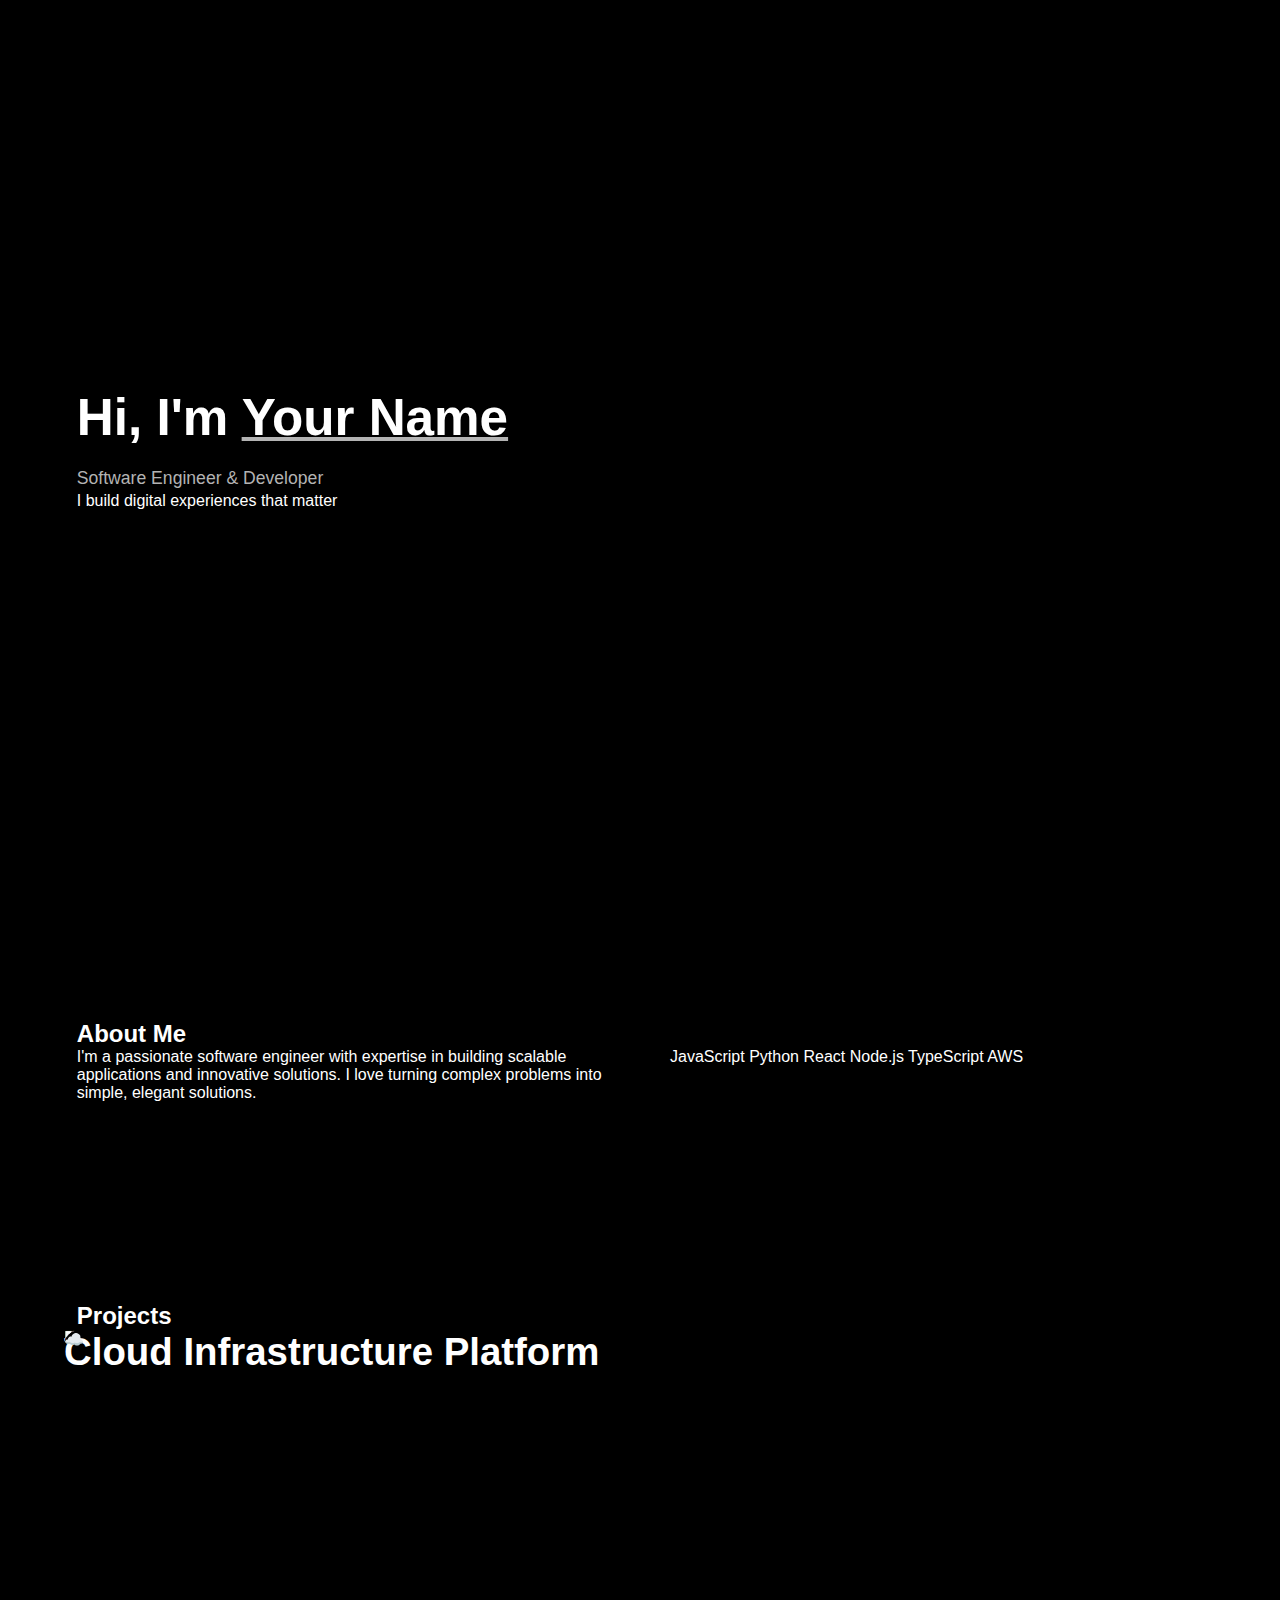
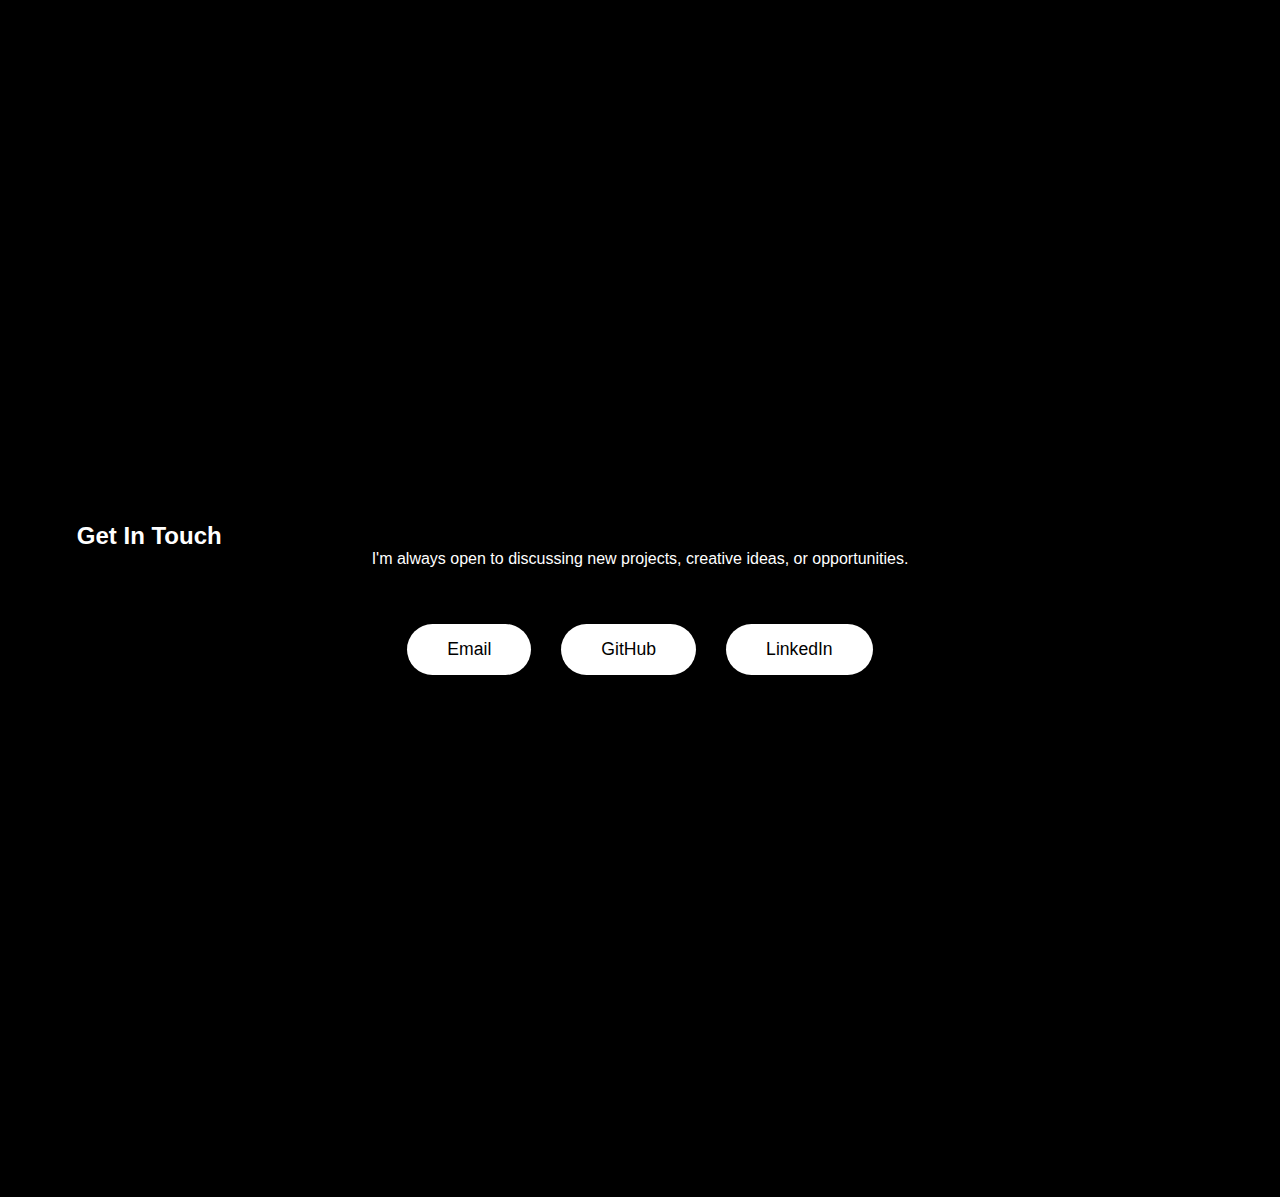
<file: index.html>
<!DOCTYPE html>
<html lang="en">
<head>
    <meta charset="UTF-8">
    <meta name="viewport" content="width=device-width, initial-scale=1.0">
    <title>Software Engineer Portfolio</title>
    <link rel="stylesheet" href="styles.css">
</head>
<body>
    <!-- Hero Section -->
    <section class="hero">
        <div class="hero-content">
            <h1 class="hero-title">Hi, I'm <span class="highlight">Your Name</span></h1>
            <p class="hero-subtitle">Software Engineer & Developer</p>
            <p class="hero-description">I build digital experiences that matter</p>
        </div>
        <div class="scroll-indicator">
            <div class="mouse"></div>
        </div>
    </section>

    <!-- About Section -->
    <section class="about">
        <div class="container">
            <h2 class="section-title">About Me</h2>
            <div class="about-content">
                <p>
                    I'm a passionate software engineer with expertise in building scalable applications 
                    and innovative solutions. I love turning complex problems into simple, elegant solutions.
                </p>
                <div class="skills">
                    <span class="skill-tag">JavaScript</span>
                    <span class="skill-tag">Python</span>
                    <span class="skill-tag">React</span>
                    <span class="skill-tag">Node.js</span>
                    <span class="skill-tag">TypeScript</span>
                    <span class="skill-tag">AWS</span>
                </div>
            </div>
        </div>
    </section>

    <!-- Projects Section -->
    <section id="projects" class="projects">
        <div class="container">
            <h2 class="section-title">Projects</h2>
            <div class="projects-stack">
                
                <!-- Project Card 1 -->
                <a href="project-1.html" class="project-card" data-index="0">
                    <div class="project-thumbnail">
                        <div class="thumbnail-placeholder">
                            <span>📦</span>
                        </div>
                    </div>
                    <h3 class="project-title">E-Commerce Platform</h3>
                </a>

                <!-- Project Card 2 -->
                <a href="project-2.html" class="project-card" data-index="1">
                    <div class="project-thumbnail">
                        <div class="thumbnail-placeholder">
                            <span>✅</span>
                        </div>
                    </div>
                    <h3 class="project-title">Task Management App</h3>
                </a>

                <!-- Project Card 3 -->
                <a href="project-3.html" class="project-card" data-index="2">
                    <div class="project-thumbnail">
                        <div class="thumbnail-placeholder">
                            <span>📊</span>
                        </div>
                    </div>
                    <h3 class="project-title">Data Analytics Dashboard</h3>
                </a>

                <!-- Project Card 4 -->
                <a href="project-4.html" class="project-card" data-index="3">
                    <div class="project-thumbnail">
                        <div class="thumbnail-placeholder">
                            <span>🏃</span>
                        </div>
                    </div>
                    <h3 class="project-title">Mobile Fitness App</h3>
                </a>

                <!-- Project Card 5 -->
                <a href="project-5.html" class="project-card" data-index="4">
                    <div class="project-thumbnail">
                        <div class="thumbnail-placeholder">
                            <span>🤖</span>
                        </div>
                    </div>
                    <h3 class="project-title">AI-Powered Chatbot</h3>
                </a>

                <!-- Project Card 6 -->
                <a href="project-6.html" class="project-card" data-index="5">
                    <div class="project-thumbnail">
                        <div class="thumbnail-placeholder">
                            <span>☁️</span>
                        </div>
                    </div>
                    <h3 class="project-title">Cloud Infrastructure Platform</h3>
                </a>

            </div>
            <div class="spacer"></div>
        </div>
    </section>

    <!-- Contact Section -->
    <section class="contact">
        <div class="container">
            <h2 class="section-title">Get In Touch</h2>
            <p class="contact-description">
                I'm always open to discussing new projects, creative ideas, or opportunities.
            </p>
            <div class="contact-links">
                <a href="mailto:your.email@example.com" class="contact-link">Email</a>
                <a href="https://github.com" target="_blank" class="contact-link">GitHub</a>
                <a href="https://linkedin.com" target="_blank" class="contact-link">LinkedIn</a>
            </div>
        </div>
    </section>

    <script src="script.js"></script>
</body>
</html>
</file>
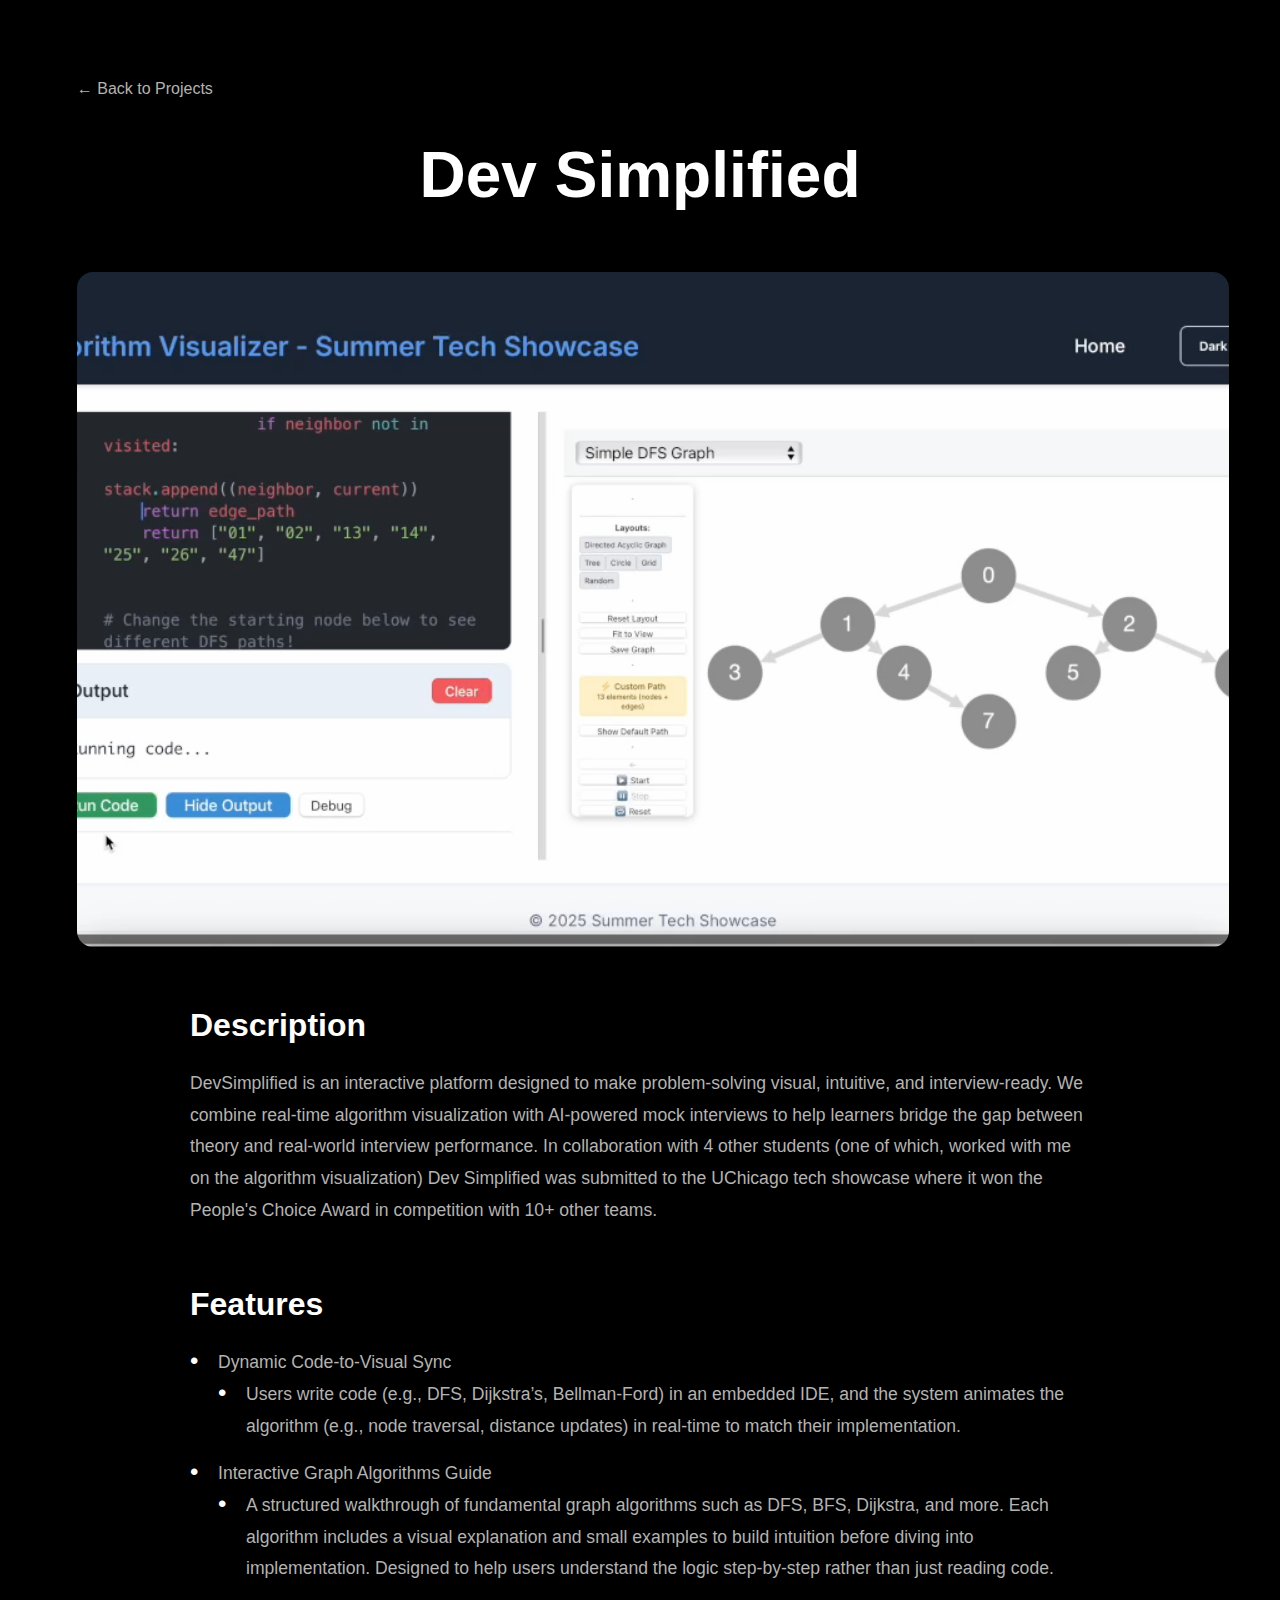
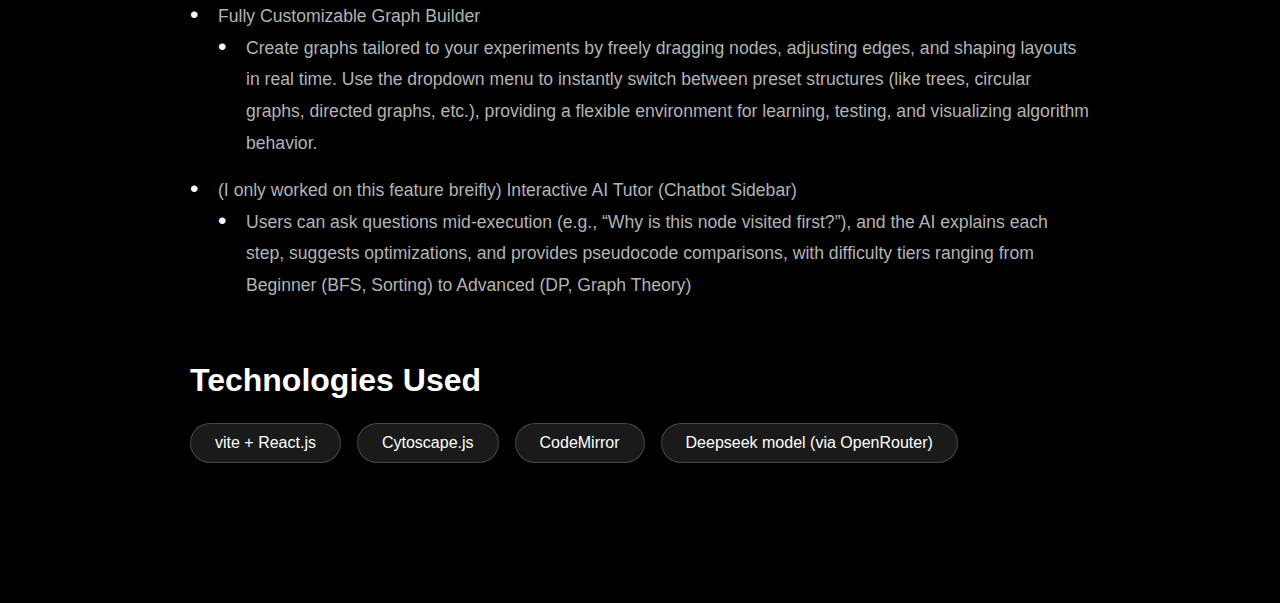
<file: project-1.html>
<!DOCTYPE html>
<html lang="en">
<head>
    <meta charset="UTF-8">
    <meta name="viewport" content="width=device-width, initial-scale=1.0">
    <title>Dev Simplified - Portfolio</title>
    <link rel="stylesheet" href="project-styles.css">
</head>
<body>
    <div class="project-detail-page">
        <a href="index.html" class="back-link">← Back to Projects</a>
        
        <div class="project-header">
            <h1>Dev Simplified</h1>
        </div>
        
        <div class="project-video-container">
            <video muted loop playsinline autoplay>
                <source src="videos/algo-vis.mp4" type="video/mp4">
            </video>
        </div>
        
        <div class="project-content">
            <div class="project-description-section">
                <h2>Description</h2>
                <p>DevSimplified is an interactive platform designed to make problem-solving visual, intuitive, and interview-ready.
                    We combine real-time algorithm visualization with AI-powered mock interviews to help learners bridge the gap between theory and real-world interview performance.
                    In collaboration with 4 other students (one of which, worked with me on the algorithm visualization) Dev Simplified was submitted to the UChicago tech showcase where it won the People's Choice Award in competition with 10+ other teams. 
                </p>
            </div>
            
            <div class="project-features">
                <h2>Features</h2>
                <ul>
                    <li> Dynamic Code-to-Visual Sync
                        <ul>
                            <li>Users write code (e.g., DFS, Dijkstra’s, Bellman-Ford) in an embedded IDE, and the system animates the algorithm (e.g., node traversal, distance updates) in real-time to match their implementation.</li>
                        </ul>
                    </li>
                    <li>Interactive Graph Algorithms Guide
                        <ul>
                            <li>A structured walkthrough of fundamental graph algorithms such as DFS, BFS, Dijkstra, and more. Each algorithm includes a visual explanation and small examples to build intuition before diving into implementation. Designed to help users understand the logic step-by-step rather than just reading code.</li>
                        </ul>
                    </li>
                    <li>Fully Customizable Graph Builder
                        <ul>
                            <li>Create graphs tailored to your experiments by freely dragging nodes, adjusting edges, and shaping layouts in real time. Use the dropdown menu to instantly switch between preset structures (like trees, circular graphs, directed graphs, etc.), providing a flexible environment for learning, testing, and visualizing algorithm behavior.</li>
                        </ul>
                    </li>
                    <li>(I only worked on this feature breifly) Interactive AI Tutor (Chatbot Sidebar) 
                        <ul>
                            <li>Users can ask questions mid-execution (e.g., “Why is this node visited first?”), and the AI explains each step, suggests optimizations, and provides pseudocode comparisons, with difficulty tiers ranging from Beginner (BFS, Sorting) to Advanced (DP, Graph Theory)</li>
                        </ul>
                    </li>
                </ul>
            </div>
            
            <div class="project-technologies">
                <h2>Technologies Used</h2>
                <div class="tech-tags">
                    <span class="tech-tag">vite + React.js</span>
                    <span class="tech-tag">Cytoscape.js</span>
                    <span class="tech-tag">CodeMirror</span>
                    <span class="tech-tag">Deepseek model (via OpenRouter)</span>
                </div>
            </div>
        </div>
    </div>
</body>
</html>
</file>
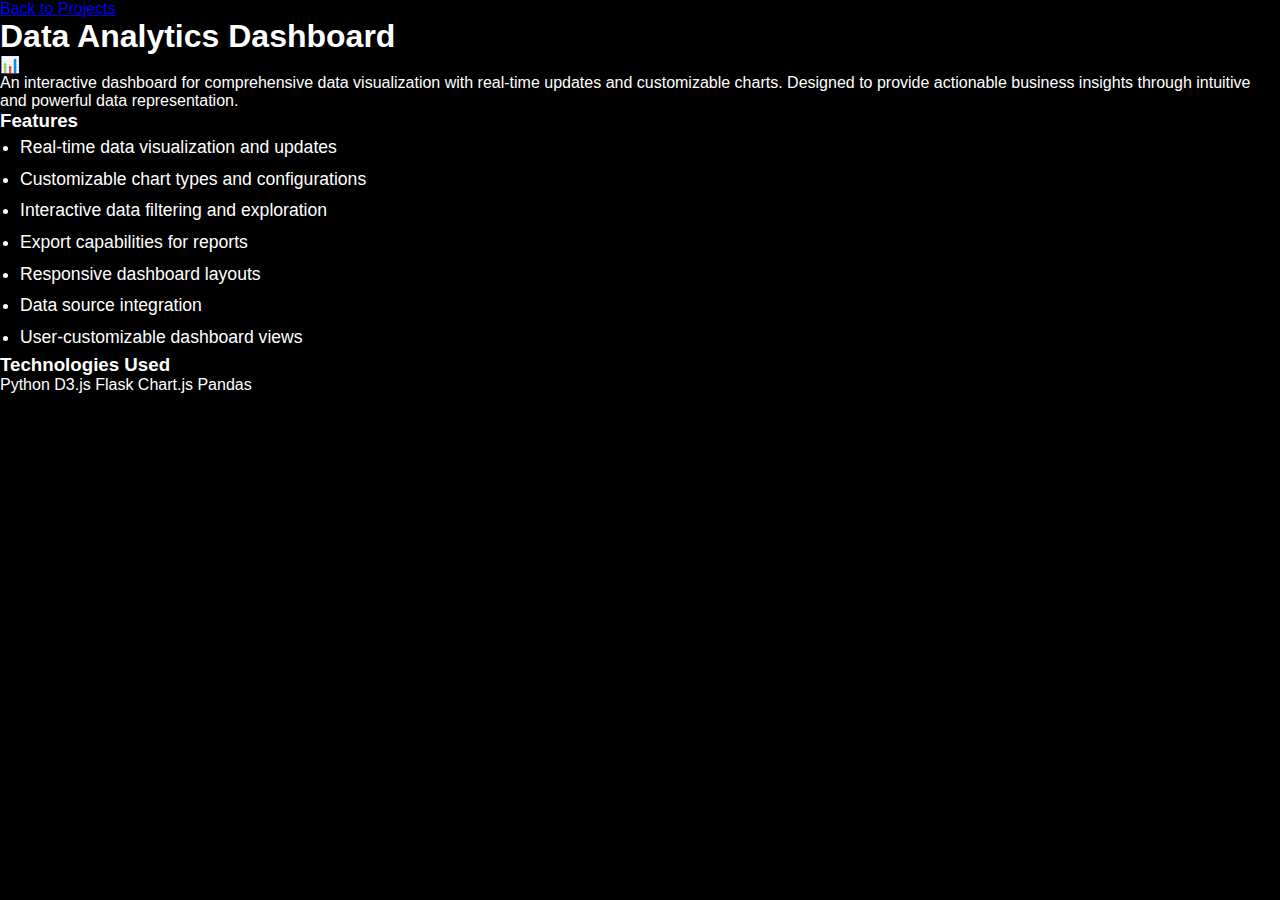
<file: project-3.html>
<!DOCTYPE html>
<html lang="en">
<head>
    <meta charset="UTF-8">
    <meta name="viewport" content="width=device-width, initial-scale=1.0">
    <title>Data Analytics Dashboard - Portfolio</title>
    <link rel="stylesheet" href="styles.css">
</head>
<body>
    <section class="project-detail">
        <div class="detail-container">
            <a href="index.html" class="back-link">Back to Projects</a>
            
            <h1 class="detail-title">Data Analytics Dashboard</h1>
            
            <div class="detail-thumbnail">
                <span>📊</span>
            </div>
            
            <div class="detail-description">
                An interactive dashboard for comprehensive data visualization with real-time updates 
                and customizable charts. Designed to provide actionable business insights through 
                intuitive and powerful data representation.
            </div>
            
            <div class="detail-section">
                <h3>Features</h3>
                <ul style="font-size: 1.1rem; line-height: 1.8; color: var(--text-secondary); margin-left: 20px;">
                    <li>Real-time data visualization and updates</li>
                    <li>Customizable chart types and configurations</li>
                    <li>Interactive data filtering and exploration</li>
                    <li>Export capabilities for reports</li>
                    <li>Responsive dashboard layouts</li>
                    <li>Data source integration</li>
                    <li>User-customizable dashboard views</li>
                </ul>
            </div>
            
            <div class="detail-section">
                <h3>Technologies Used</h3>
                <div class="detail-tags">
                    <span class="detail-tag">Python</span>
                    <span class="detail-tag">D3.js</span>
                    <span class="detail-tag">Flask</span>
                    <span class="detail-tag">Chart.js</span>
                    <span class="detail-tag">Pandas</span>
                </div>
            </div>
        </div>
    </section>
</body>
</html>
</file>
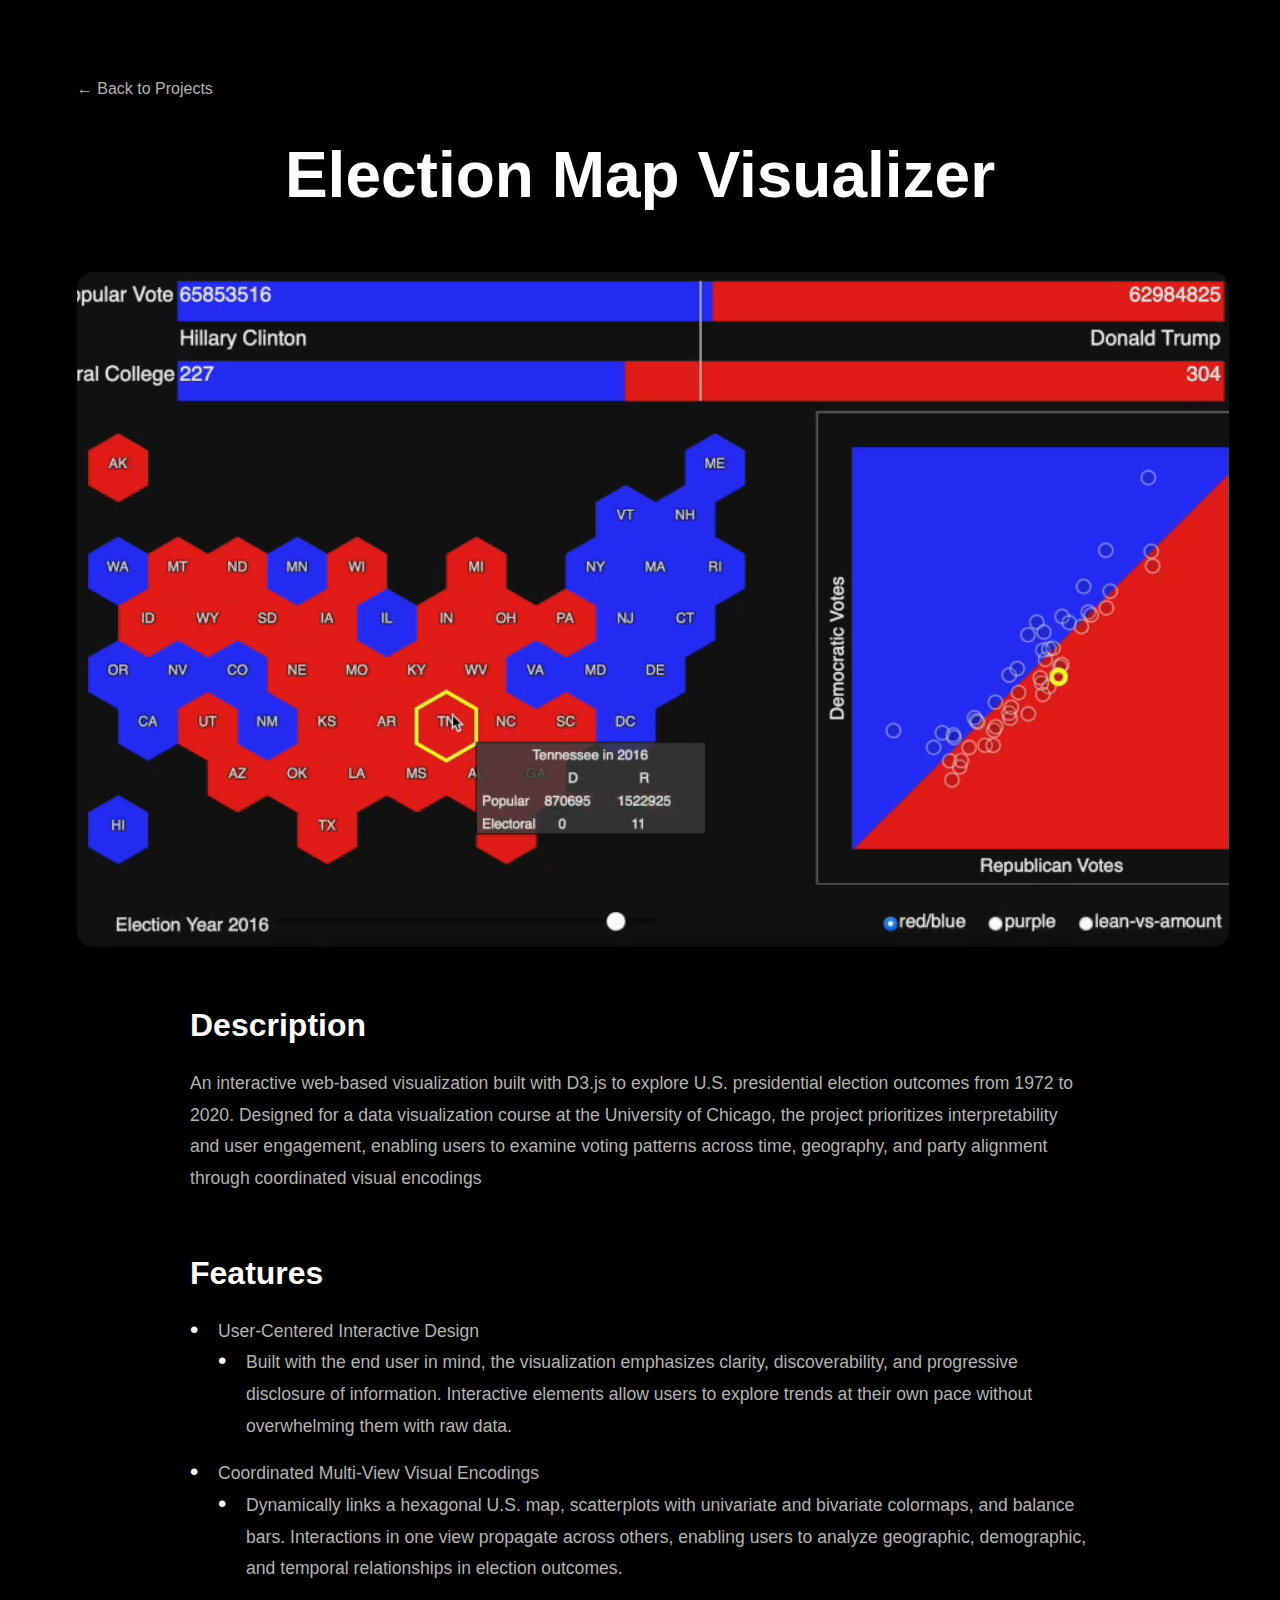
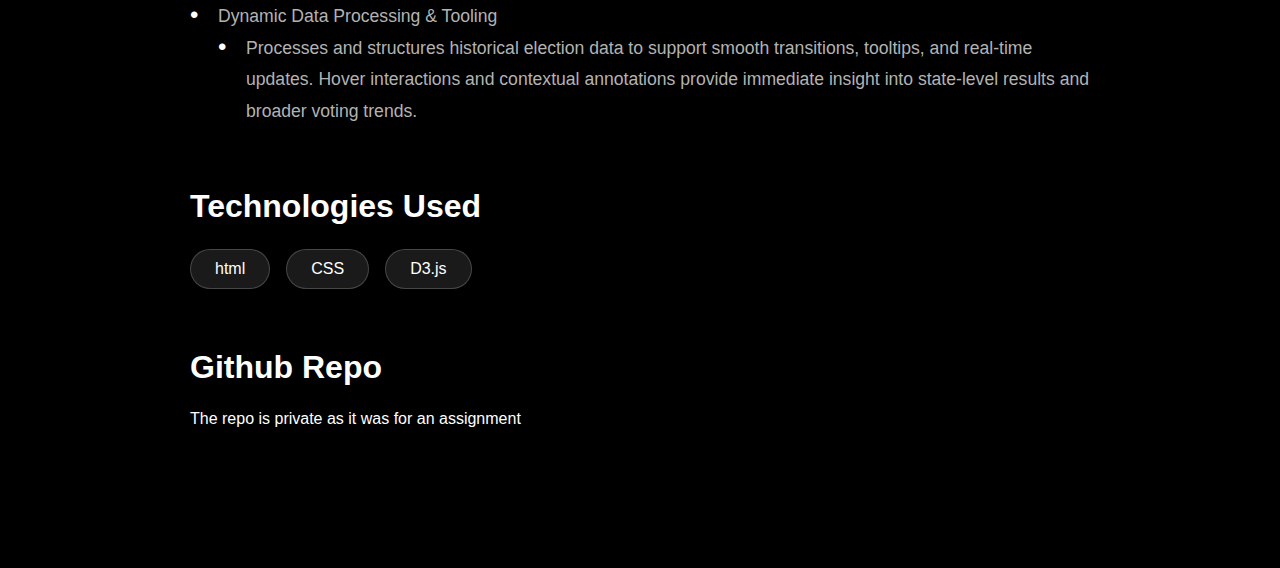
<file: project-4.html>
<!DOCTYPE html>
<html lang="en">
<head>
    <meta charset="UTF-8">
    <meta name="viewport" content="width=device-width, initial-scale=1.0">
    <title>Election Map Visualizer - Portfolio</title>
    <link rel="stylesheet" href="project-styles.css">
</head>
<body>
    <div class="project-detail-page">
        <a href="index.html" class="back-link">← Back to Projects</a>
        
        <div class="project-header">
            <h1>Election Map Visualizer</h1>
        </div>
        
        <div class="project-video-container">
            <video muted loop playsinline autoplay>
                <source src="videos/election-vis.mp4" type="video/mp4">
            </video>
        </div>
        
        <div class="project-content">
            <div class="project-description-section">
                <h2>Description</h2>
                <p>An interactive web-based visualization built with D3.js to explore U.S. presidential election outcomes from 1972 to 2020. Designed for a data visualization course at the University of Chicago, the project prioritizes interpretability and user engagement, enabling users to examine voting patterns across time, geography, and party alignment through coordinated visual encodings</p>
            </div>
            
            <div class="project-features">
                <h2>Features</h2>
                <ul>
                    <li> User-Centered Interactive Design
                        <ul>
                            <li>Built with the end user in mind, the visualization emphasizes clarity, discoverability, and progressive disclosure of information. Interactive elements allow users to explore trends at their own pace without overwhelming them with raw data.</li>
                        </ul>
                    </li>
                    <li>Coordinated Multi-View Visual Encodings
                        <ul>
                            <li>Dynamically links a hexagonal U.S. map, scatterplots with univariate and bivariate colormaps, and balance bars. Interactions in one view propagate across others, enabling users to analyze geographic, demographic, and temporal relationships in election outcomes.</li>
                        </ul>
                    </li>
                    <li>Dynamic Data Processing & Tooling
                        <ul>
                            <li>Processes and structures historical election data to support smooth transitions, tooltips, and real-time updates. Hover interactions and contextual annotations provide immediate insight into state-level results and broader voting trends.</li>
                        </ul>
                    </li>
                </ul>
            </div>
            
            <div class="project-technologies">
                <h2>Technologies Used</h2>
                <div class="tech-tags">
                    <span class="tech-tag">html</span>
                    <span class="tech-tag">CSS</span>
                    <span class="tech-tag">D3.js</span>
                </div>
            </div>

            <div class="project-technologies">
                <h2>Github Repo</h2>
                <p>The repo is private as it was for an assignment</p>
            </div>
        </div>
    </div>
</body>
</html>
</file>
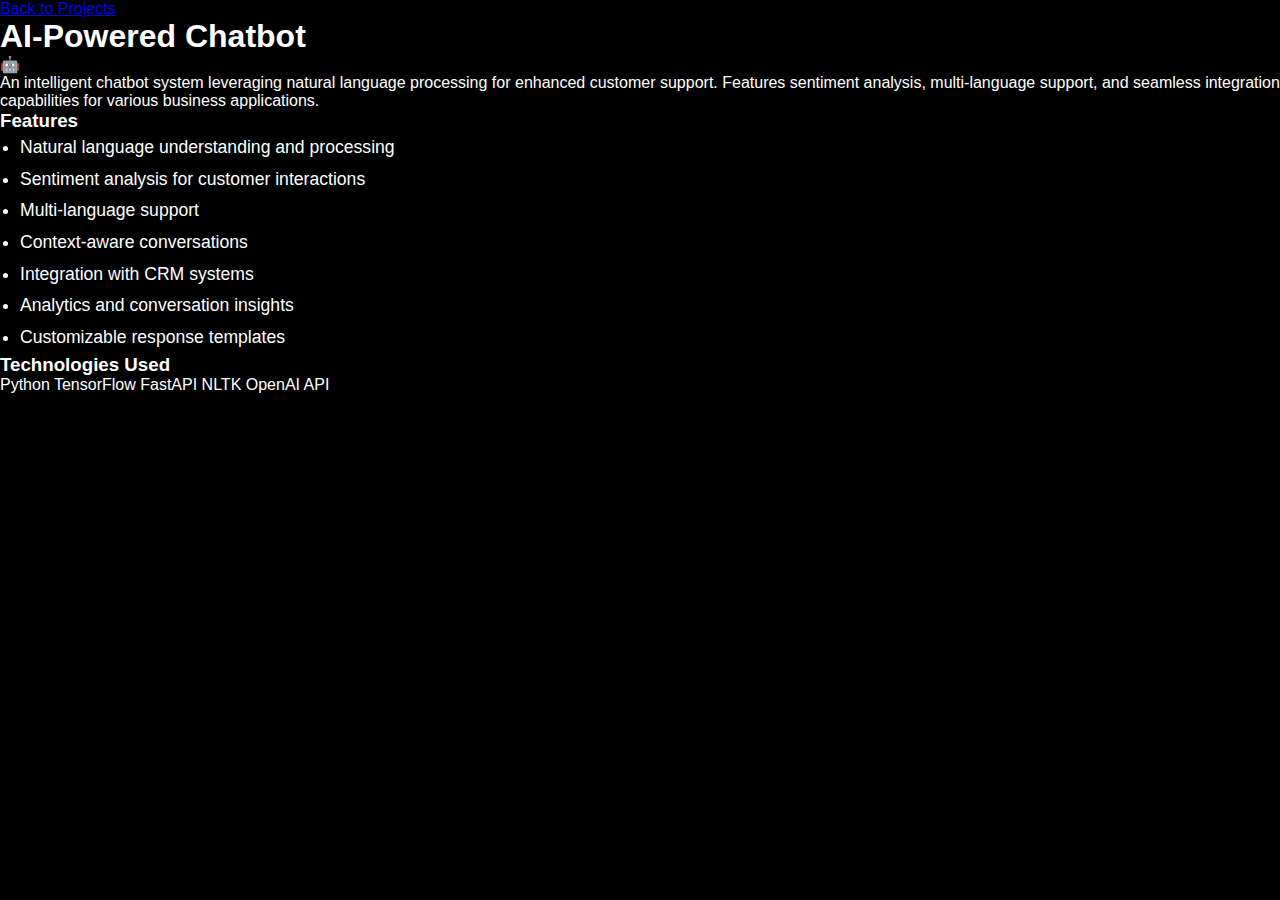
<file: project-5.html>
<!DOCTYPE html>
<html lang="en">
<head>
    <meta charset="UTF-8">
    <meta name="viewport" content="width=device-width, initial-scale=1.0">
    <title>AI-Powered Chatbot - Portfolio</title>
    <link rel="stylesheet" href="styles.css">
</head>
<body>
    <section class="project-detail">
        <div class="detail-container">
            <a href="index.html" class="back-link">Back to Projects</a>
            
            <h1 class="detail-title">AI-Powered Chatbot</h1>
            
            <div class="detail-thumbnail">
                <span>🤖</span>
            </div>
            
            <div class="detail-description">
                An intelligent chatbot system leveraging natural language processing for enhanced 
                customer support. Features sentiment analysis, multi-language support, and seamless 
                integration capabilities for various business applications.
            </div>
            
            <div class="detail-section">
                <h3>Features</h3>
                <ul style="font-size: 1.1rem; line-height: 1.8; color: var(--text-secondary); margin-left: 20px;">
                    <li>Natural language understanding and processing</li>
                    <li>Sentiment analysis for customer interactions</li>
                    <li>Multi-language support</li>
                    <li>Context-aware conversations</li>
                    <li>Integration with CRM systems</li>
                    <li>Analytics and conversation insights</li>
                    <li>Customizable response templates</li>
                </ul>
            </div>
            
            <div class="detail-section">
                <h3>Technologies Used</h3>
                <div class="detail-tags">
                    <span class="detail-tag">Python</span>
                    <span class="detail-tag">TensorFlow</span>
                    <span class="detail-tag">FastAPI</span>
                    <span class="detail-tag">NLTK</span>
                    <span class="detail-tag">OpenAI API</span>
                </div>
            </div>
        </div>
    </section>
</body>
</html>
</file>
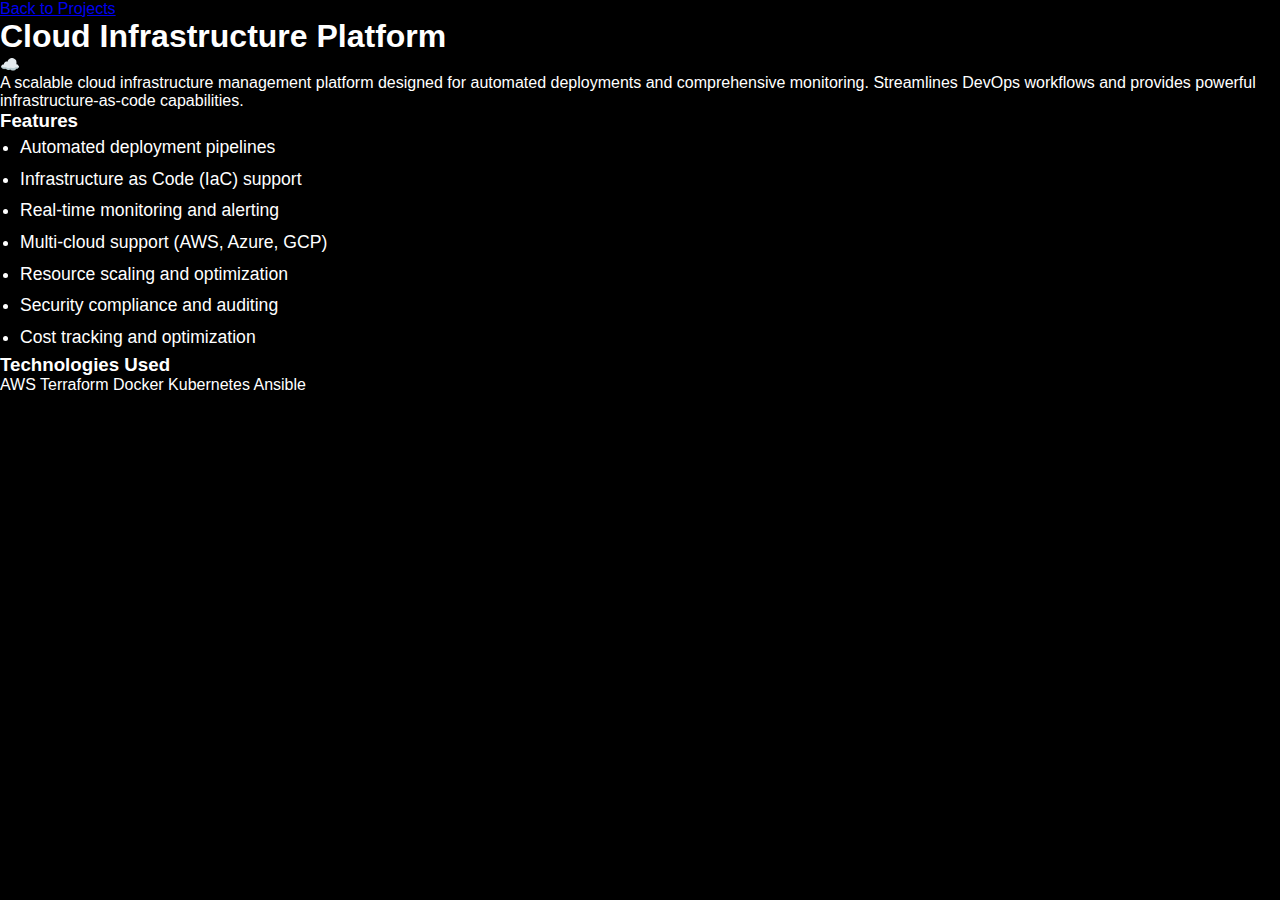
<file: project-6.html>
<!DOCTYPE html>
<html lang="en">
<head>
    <meta charset="UTF-8">
    <meta name="viewport" content="width=device-width, initial-scale=1.0">
    <title>Cloud Infrastructure Platform - Portfolio</title>
    <link rel="stylesheet" href="styles.css">
</head>
<body>
    <section class="project-detail">
        <div class="detail-container">
            <a href="index.html" class="back-link">Back to Projects</a>
            
            <h1 class="detail-title">Cloud Infrastructure Platform</h1>
            
            <div class="detail-thumbnail">
                <span>☁️</span>
            </div>
            
            <div class="detail-description">
                A scalable cloud infrastructure management platform designed for automated deployments 
                and comprehensive monitoring. Streamlines DevOps workflows and provides powerful 
                infrastructure-as-code capabilities.
            </div>
            
            <div class="detail-section">
                <h3>Features</h3>
                <ul style="font-size: 1.1rem; line-height: 1.8; color: var(--text-secondary); margin-left: 20px;">
                    <li>Automated deployment pipelines</li>
                    <li>Infrastructure as Code (IaC) support</li>
                    <li>Real-time monitoring and alerting</li>
                    <li>Multi-cloud support (AWS, Azure, GCP)</li>
                    <li>Resource scaling and optimization</li>
                    <li>Security compliance and auditing</li>
                    <li>Cost tracking and optimization</li>
                </ul>
            </div>
            
            <div class="detail-section">
                <h3>Technologies Used</h3>
                <div class="detail-tags">
                    <span class="detail-tag">AWS</span>
                    <span class="detail-tag">Terraform</span>
                    <span class="detail-tag">Docker</span>
                    <span class="detail-tag">Kubernetes</span>
                    <span class="detail-tag">Ansible</span>
                </div>
            </div>
        </div>
    </section>
</body>
</html>
</file>
<file: styles.css>
/* Base reset */
* {
    margin: 0;
    padding: 0;
    box-sizing: border-box;
}

:root {
    --black: #000000;
    --black-soft: #111111;
    --white: #ffffff;
    --gray: #b3b3b3;
    --shadow: 0 18px 45px rgba(0, 0, 0, 0.35);
}

body {
    font-family: -apple-system, BlinkMacSystemFont, 'Segoe UI', Roboto, 'Helvetica Neue', Arial, sans-serif;
    background: var(--black);
    color: var(--white);
    min-height: 100vh;
}

/* Hero layout */
.hero {
    display: grid;
    grid-template-columns: 1fr 1fr;
    min-height: 100vh;
    align-items: center;
    padding: 0 6vw;
    gap: 40px;
}

.hero-left .eyebrow {
    font-size: 0.95rem;
    letter-spacing: 0.08em;
    text-transform: uppercase;
    color: var(--gray);
    margin-bottom: 12px;
}

.hero-title {
    font-size: clamp(2.8rem, 4vw, 3.8rem);
    line-height: 1.1;
    margin-bottom: 18px;
}

.highlight {
    color: var(--white);
    text-decoration: underline;
    text-decoration-thickness: 4px;
    text-decoration-color: var(--gray);
}

.hero-subtitle {
    font-size: 1.1rem;
    color: var(--gray);
    max-width: 520px;
    line-height: 1.6;
}

.hero-right {
    display: flex;
    justify-content: center;
    align-items: center;
}

/* Mascot scene */
.mascot-scene {
    position: relative;
    width: min(350px, 70vw);
    height: min(350px, 70vw);
}

.mascot-backdrop {
    position: absolute;
    inset: 0;
    background: var(--white);
    border-radius: 50% 50% 0 0;
    clip-path: ellipse(100% 70% at 50% 50%);
    opacity: 1;
}

.mascot-image {
    position: absolute;
    inset: 0;
    margin: auto;
    bottom: 16%;
    left: -8%;
    max-width: 120%;
    opacity: 1;
    animation: float 3s ease-in-out infinite 0.7s;
}

.mascot-mask {
    position: absolute;
    left: -8%;
    right: -8%;
    bottom: -8%;
    height: 50%;
    background: var(--black);
    opacity: 1;
    box-shadow: var(--shadow);
}

@keyframes float {
    0% { transform: translateY(0); }
    50% { transform: translateY(-12px); }
    100% { transform: translateY(0); }
}

/* Responsive */
@media (max-width: 900px) {
    .hero {
        grid-template-columns: 1fr;
        padding: 60px 6vw;
        text-align: center;
    }
    .hero-right {
        order: -1;
        margin-bottom: 30px;
    }
    .hero-subtitle {
        margin: 0 auto;
    }
}

/* About Section */
.about {
    position: relative;
    background: var(--black);
    color: var(--white);
    padding: 120px 6vw;
    overflow: hidden;
}

.about-header {
    position: relative;
    text-align: center;
    margin-bottom: 120px;
    z-index: 1;
    opacity: 0;
    transform: translateY(30px);
    transition: opacity 0.8s ease-out, transform 0.8s ease-out;
}

.about-header.visible {
    opacity: 1;
    transform: translateY(0);
}

.about-header h2 {
    font-size: 3.6rem;
}

.about-content {
    position: relative;
    display: grid;
    grid-template-columns: 1fr 1fr;
    gap: 60px;
    align-items: start; /* Align items at the top to prevent shifting */
    z-index: 1;
}

.photo-stack {
    position: relative;
    width: 100%;
    max-width: 420px;
    height: 360px;
    margin: 0 auto;
    margin-top: 30%;
    align-self: start; /* Keep photos at top, don't center vertically */
}

.photo-circle {
    position: absolute;
    width: 300px;
    height: 300px;
    border-radius: 50%;
    border: 4px solid var(--white);
    box-shadow: var(--shadow);
    background-size: cover;
    background-position: center;
    transform: translate(-50%, -50%);
    transition: transform 0.18s ease-out;
    transition: 0.3s ease;
    will-change: transform;
    animation: floatSlow 5s ease-in-out infinite;
    
}

.circle-me {
    top: 0%;
    left: 15%;
    background-image: url('photos/me.jpg');
    z-index: 3;
    animation-duration: 5.5s;
    
}

.circle-dog {
    top: 65%;
    left: 35%;
    background-image: url('photos/dog.jpg');
    z-index: 2;
    animation-duration: 6.2s;
}

.circle-cat {
    top: 25%;
    left: 75%;
    background-image: url('photos/cat.jpg');
    z-index: 1;
    animation-duration: 6.8s;
}

@keyframes floatSlow {
    0% { transform: translate(-50%, -50%) translate(0, 0); }
    50% { transform: translate(-50%, -50%) translate(0, -10px); }
    100% { transform: translate(-50%, -50%) translate(0, 0); }
}

.about-text {
    position: relative;
    align-self: start; /* Keep text at top, don't try to center */
    background: rgba(0,0,0,0.55);
    border: 2px solid rgba(255,255,255,0.10);
    border-radius: 16px;
    padding: 28px;
    backdrop-filter: blur(6px);
    box-shadow: var(--shadow);
    /* Reserve space to prevent layout shift */
    min-height: 800px; /* Adjust this to match your final text height */
    z-index: 1;
}

.mascot-leaning {
    position: absolute;
    inset: 0;
    margin: auto;
    bottom: 0%;
    left: -0.5%;
    max-width: 10%;
    z-index: 999;
}

.about-text .placeholder {
    color: var(--gray);
    line-height: 1.7;
    font-size: 1.05rem;
}

/* Code syntax highlighting styles */
.about-text pre {
    margin: 0;
    padding: 0;
    background: transparent;
}

.about-text .code-content {
    font-family: 'Courier New', Courier, monospace;
    background: rgba(0, 0, 0, 0.3);
    padding: 20px;
    border-radius: 8px;
    overflow-x: auto;
    font-size: 0.95rem;
    line-height: 1.8;
    white-space: pre-wrap;
    word-wrap: break-word;
    color: #d4d4d4; /* Default text color */
    display: block;
}

.code-cursor {
    display: inline-block;
    width: 2px;
    height: 1em;
    background-color: #d4d4d4;
    margin-left: 2px;
    animation: blink 1s infinite;
    vertical-align: baseline;
}

@keyframes blink {
    0%, 50% {
        opacity: 1;
    }
    51%, 100% {
        opacity: 0;
    }
}

.code-keyword {
    color: #569cd6; /* Blue for keywords (if, for, class, def, etc.) */
}

.code-string {
    color: #6a8759; /* Green for strings */
}

.code-function {
    color: #c22532; /* Red/Orange for function names (after def) */
}

.code-class {
    color: #c22532; /* Red/Orange for class names (after class) */
}

.code-comment {
    color: #6a9955; /* Green-gray for comments */
}

.code-number {
    color: #d73075; /* Light green for numbers */
}

.code-self {
    color: #d73075;
}

/* Projects Section */
.projects {
    background: var(--black);
    min-height: 100vh;
    padding: 80px 6vw 120px;
    position: relative;
}

.projects-header {
    text-align: center;
    margin-bottom: 80px;
    opacity: 0;
    transform: translateY(30px);
    transition: opacity 0.8s ease-out, transform 0.8s ease-out;
}

.projects-header.visible {
    opacity: 1;
    transform: translateY(0);
}

.projects-header h2 {
    font-size: 4.6rem;
}

.projects-container {
    position: relative;
    width: 100%;
    min-height: calc(100vh + 4.5 * 1200px); /* Space for 4 cards with spacing */
    overflow: visible;
}

.project-card {
    position: absolute;
    width: 90vw;
    max-width: 1400px;
    height: 75vh;
    min-height: 550px;
    left: 50%;
    transform: translateX(-50%);
    background: var(--black);
    border-radius: 16px;
    overflow: visible;
    text-decoration: none;
    cursor: pointer;
    pointer-events: none;
}

.project-card.clickable {
    pointer-events: auto;
    cursor: pointer;
}

.project-card.entering {
    bottom: 0;
    transform: translateX(-50%) translateY(100%);
}

.project-card.placed {
    position: sticky;
    top: 50vh;
    left: 50%;
    transform: translateX(-1%) translateY(-50%) scale(1);

    width: 90vw;                
    max-width: 1400px;
    height: 75vh;
    min-height: 550px;
    margin: 0 auto;

    display: block;
    min-height: 200px;
    transition: none;
}


.project-thumbnail {
    position: absolute;
    inset: 0;
    overflow: hidden;
    z-index: 1;
    transition: filter 0.3s ease;
}

.project-thumbnail video {
    width: 100%;
    height: 100%;
    object-fit: cover;
    object-position: center;
}
/* Darken on hover */
.project-card:hover .project-thumbnail {
    filter: brightness(0.4);
}

/* Less dimming for the 3rd project (Last Stand) since video is darker */
.project-card:nth-child(3):hover .project-thumbnail {
    filter: brightness(0.7);
}

/* Overlay for button */
.project-overlay {
    position: absolute;
    inset: 0;
    display: flex;
    align-items: center;
    justify-content: center;
    z-index: 2;
    opacity: 0;
    transition: opacity 0.3s ease;
    pointer-events: none; /* Allow clicks to pass through to the card link */
}

.project-card:hover .project-overlay {
    opacity: 1;
}

.view-more-btn {
    background: var(--white);
    color: var(--black);
    border: none;
    padding: 16px 40px;
    font-size: 1.1rem;
    font-weight: 600;
    border-radius: 30px;
    position: absolute;
    left: 85%;
    bottom: 30%;
    transition: transform 0.3s ease, box-shadow 0.3s ease;
    pointer-events: auto; /* Make button clickable */
    box-shadow: 0 4px 15px rgba(0, 0, 0, 0.3);
}

.view-more-btn:hover {
    transform: translateY(-3px);
    box-shadow: var(--card-shadow);
}

/* Project info box at bottom */
.project-info {
    position: absolute;
    bottom: 0;
    left: 0;
    right: 0;
    background: rgba(0, 0, 0, 0.85);
    padding: 30px 40px;
    z-index: 3;
    transform: translateY(100%);
    opacity: 0;
    visibility: hidden;
    transition: transform 0.3s ease, opacity 0.3s ease, visibility 0.3s ease;
    backdrop-filter: blur(10px);
}

.project-card:hover .project-info {
    transform: translateY(0);
    opacity: 1;
    visibility: visible;
}

.project-title {
    font-size: 2.4rem;
    font-weight: 600;
    color: var(--white);
    margin-bottom: 12px;
    top: 20%;
}

.project-description {
    font-size: 1.1rem;
    color: rgba(255, 255, 255, 0.8);
    line-height: 1.6;
}

.mascot-confused {
    position: absolute;
    inset: 0;
    margin: auto;
    bottom: 0%;
    left: 0%;
    max-width: 10%;
    z-index: 999;
}

/* Responsive for Projects */
@media (max-width: 900px) {
    .projects {
        padding: 60px 4vw 80px;
    }
    
    .project-card {
        width: 95vw;
        height: 70vh;
        min-height: 450px;
    }
    
    .project-card.placed {
        width: 95vw;
        height: 70vh;
    }
    
    .project-info {
        padding: 20px 30px;
    }
    
    .project-title {
        font-size: 1.8rem;
        margin-bottom: 8px;
    }
    
    .project-description {
        font-size: 1rem;
    }
    
    .view-more-btn {
        padding: 14px 32px;
        font-size: 1rem;
    }
}

/* Contact Section */

.contact {
    position: relative;
    background: var(--black);
    color: var(--white);
    padding: 0 6vw;
    overflow: hidden;
    min-height: 75vh;
}

.contact-header {
    position: relative;
    text-align: center;
    margin-bottom: 50px;
    z-index: 1;
    opacity: 0;
    transform: translateY(30px);
    transition: opacity 0.8s ease-out, transform 0.8s ease-out;
}

.contact-header.visible {
    opacity: 1;
    transform: translateY(0);
}

.contact-header h2 {
    font-size: 3.6rem;
}

.contact-description {
    position: relative;
    text-align: center;
    padding-bottom: 5%;
}

.contact-description p {
    font-size: large;
    font-weight: 500;
    word-spacing: 3px;
}

.contact-links {
    display: flex;
    justify-content: center;
    gap: 30px;
    flex-wrap: wrap;
    padding-bottom: 2%;
}

.contact-link {
    padding: 15px 40px;
    background: var(--white);
    color: var(--black);
    text-decoration: none;
    border-radius: 30px;
    font-size: 1.1rem;
    font-weight: 500;
    transition: transform 0.3s ease, box-shadow 0.3s ease;
    display: inline-block;
}

.contact-link:hover {
    transform: translateY(-3px);
    box-shadow: var(--card-shadow);
    cursor: pointer;
}

.mascot-bowing {
    position: relative;
    inset: 0;
    margin: auto;
    bottom: 0%;
    left: 40%;
    max-width: 20%;
}



/* Responsive for About */
@media (max-width: 900px) {
    .about {
        padding: 90px 6vw;
    }
    .about-content {
        grid-template-columns: 1fr;
        gap: 40px;
    }
    .photo-stack {
        height: 320px;
    }
    .photo-circle {
        width: 150px;
        height: 150px;
    }
}
</file>
<file: project-styles.css>
/* Base reset */
* {
    margin: 0;
    padding: 0;
    box-sizing: border-box;
}

:root {
    --black: #000000;
    --black-soft: #111111;
    --white: #ffffff;
    --gray: #b3b3b3;
    --shadow: 0 18px 45px rgba(0, 0, 0, 0.35);
}

body {
    font-family: -apple-system, BlinkMacSystemFont, 'Segoe UI', Roboto, 'Helvetica Neue', Arial, sans-serif;
    background: var(--black);
    color: var(--white);
    min-height: 100vh;
    padding: 0;
}

a {
    color: var(--white);
}

a:hover {
    color: var(--gray);
}

/* Project Detail Page Container */
.project-detail-page {
    max-width: 1400px;
    margin: 0 auto;
    padding: 80px 6vw;
}

/* Back Link */
.back-link {
    display: inline-block;
    color: var(--gray);
    text-decoration: none;
    font-size: 1rem;
    margin-bottom: 40px;
    transition: color 0.3s ease;
}

.back-link:hover {
    color: var(--white);
}

/* Project Header */
.project-header {
    margin-bottom: 60px;
    text-align: center;
}

.project-header h1 {
    font-size: clamp(2.5rem, 5vw, 4rem);
    font-weight: 600;
    margin-bottom: 20px;
}

/* Project Video Container - same size as thumbnails */
.project-video-container {
    width: 90vw;
    max-width: 1200px;
    height: 75vh;
    min-height: 550px;
    margin: 0 auto 60px;
    border-radius: 16px;
    overflow: hidden;
    background: var(--black);
    position: relative;
}

.project-video-container video {
    width: 100%;
    height: 100%;
    object-fit: cover;
    object-position: center;
}

/* Project Content */
.project-content {
    max-width: 900px;
    margin: 0 auto;
}

/* Description Section */
.project-description-section {
    margin-bottom: 60px;
}

.project-description-section h2 {
    font-size: 2rem;
    font-weight: 600;
    margin-bottom: 24px;
    color: var(--white);
}

.project-description-section p {
    font-size: 1.1rem;
    line-height: 1.8;
    color: var(--gray);
}

/* Features Section */
.project-features {
    margin-bottom: 60px;
}

.project-features h2 {
    font-size: 2rem;
    font-weight: 600;
    margin-bottom: 24px;
    color: var(--white);
}

.project-features ul {
    list-style: none;
    padding: 0;
}

.project-features li {
    font-size: 1.1rem;
    line-height: 1.8;
    color: var(--gray);
    padding-left: 28px;
    position: relative;
    margin-bottom: 16px;
}

.project-features li::before {
    content: "•";
    position: absolute;
    left: 0;
    color: var(--white);
    font-size: 1.5rem;
    line-height: 1.2;
}

/* Technologies Section */
.project-technologies {
    margin-bottom: 60px;
}

.project-technologies h2 {
    font-size: 2rem;
    font-weight: 600;
    margin-bottom: 24px;
    color: var(--white);
}

.tech-tags {
    display: flex;
    flex-wrap: wrap;
    gap: 16px;
}

.tech-tag {
    display: inline-block;
    padding: 10px 24px;
    background: rgba(255, 255, 255, 0.1);
    border: 1px solid rgba(255, 255, 255, 0.2);
    border-radius: 30px;
    font-size: 1rem;
    color: var(--white);
    transition: background 0.3s ease, border-color 0.3s ease;
}

.tech-tag:hover {
    background: rgba(255, 255, 255, 0.15);
    border-color: rgba(255, 255, 255, 0.3);
}

/* Responsive */
@media (max-width: 900px) {
    .project-detail-page {
        padding: 60px 4vw;
    }
    
    .project-video-container {
        width: 95vw;
        height: 70vh;
        min-height: 450px;
    }
    
    .project-description-section h2,
    .project-features h2,
    .project-technologies h2 {
        font-size: 1.6rem;
    }
    
    .project-description-section p,
    .project-features li {
        font-size: 1rem;
    }
}
</file>
